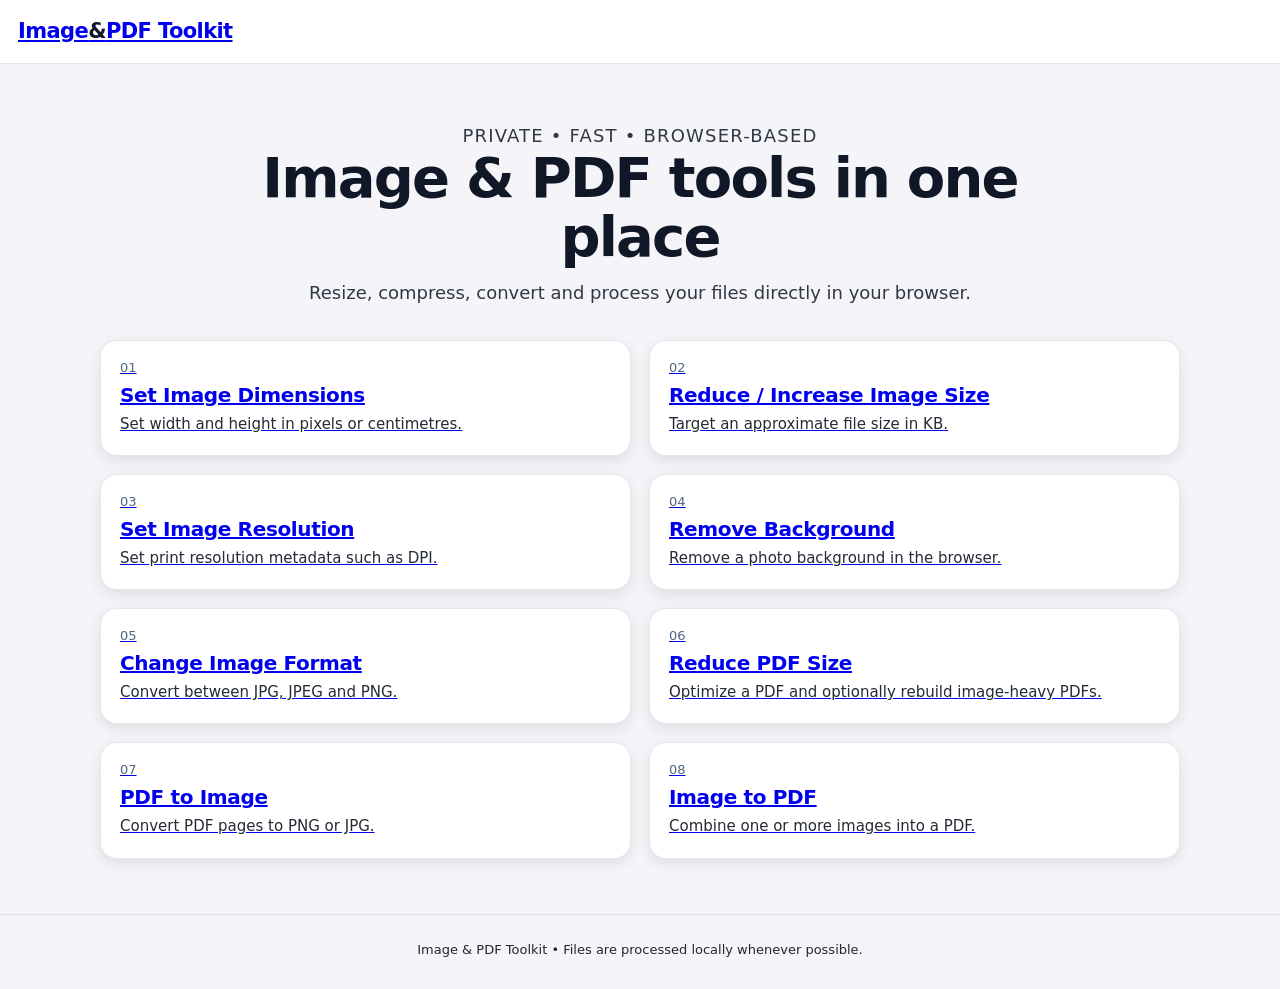
<file: index.html>
<!DOCTYPE html>
<html lang="en">
<head>
  <meta charset="UTF-8">
  <meta name="viewport" content="width=device-width, initial-scale=1.0">
  <title>Image & PDF Toolkit</title>
  <link rel="stylesheet" href="css/style.css">
</head>
<body>
<header class="site-header">
  <a class="brand" href="index.html">Image<span>&</span>PDF Toolkit</a>
</header>
<main class="container">
  <section class="hero">
    <p class="eyebrow">PRIVATE • FAST • BROWSER-BASED</p>
    <h1>Image & PDF tools in one place</h1>
    <p>Resize, compress, convert and process your files directly in your browser.</p>
  </section>
  <section class="tool-grid">
    <a class="tool-card" href="image-dimensions.html"><b>01</b><h2>Set Image Dimensions</h2><p>Set width and height in pixels or centimetres.</p></a>
    <a class="tool-card" href="image-size.html"><b>02</b><h2>Reduce / Increase Image Size</h2><p>Target an approximate file size in KB.</p></a>
    <a class="tool-card" href="image-resolution.html"><b>03</b><h2>Set Image Resolution</h2><p>Set print resolution metadata such as DPI.</p></a>
    <a class="tool-card" href="remove-background.html"><b>04</b><h2>Remove Background</h2><p>Remove a photo background in the browser.</p></a>
    <a class="tool-card" href="image-format.html"><b>05</b><h2>Change Image Format</h2><p>Convert between JPG, JPEG and PNG.</p></a>
    <a class="tool-card" href="pdf-compress.html"><b>06</b><h2>Reduce PDF Size</h2><p>Optimize a PDF and optionally rebuild image-heavy PDFs.</p></a>
    <a class="tool-card" href="pdf-to-image.html"><b>07</b><h2>PDF to Image</h2><p>Convert PDF pages to PNG or JPG.</p></a>
    <a class="tool-card" href="image-to-pdf.html"><b>08</b><h2>Image to PDF</h2><p>Combine one or more images into a PDF.</p></a>
  </section>
</main>
<footer>Image & PDF Toolkit • Files are processed locally whenever possible.</footer>
</body>
</html>
</file>
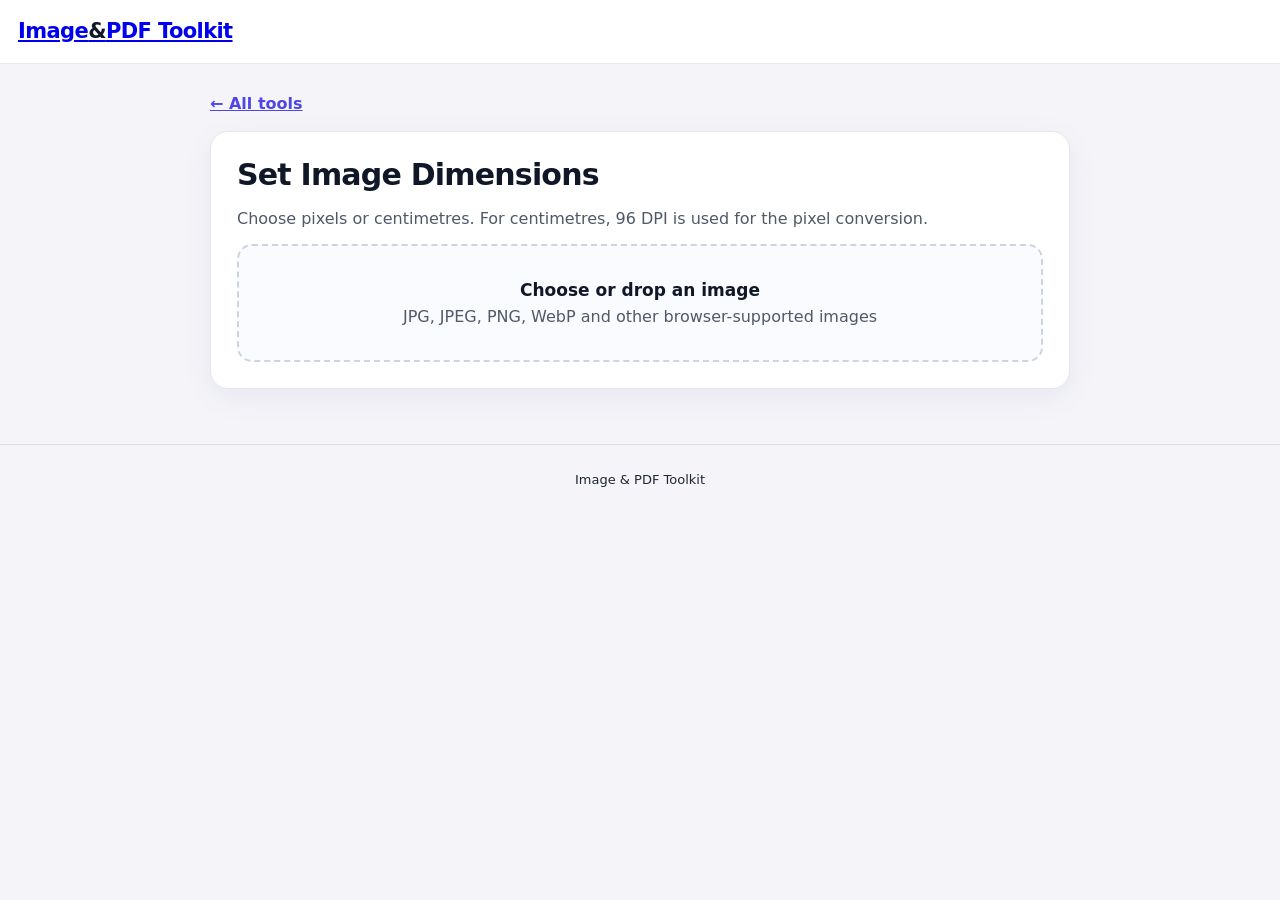
<file: image-dimensions.html>
<!DOCTYPE html>
<html lang="en"><head><meta charset="UTF-8"><meta name="viewport" content="width=device-width,initial-scale=1.0">
<title>Set Image Dimensions</title><link rel="stylesheet" href="css/style.css"></head>
<body><header class="site-header"><a class="brand" href="index.html">Image<span>&</span>PDF Toolkit</a></header>
<main class="container tool-page"><a class="back" href="index.html">← All tools</a>
<section class="panel"><h1>Set Image Dimensions</h1><p class="muted">Choose pixels or centimetres. For centimetres, 96 DPI is used for the pixel conversion.</p>
<label class="dropzone" id="drop"><input id="file" type="file" accept="image/*"><strong>Choose or drop an image</strong><span class="muted">JPG, JPEG, PNG, WebP and other browser-supported images</span></label>
<div id="controls" class="hidden"><div class="controls"><div class="field"><label>Unit</label><select id="unit"><option value="px">Pixels</option><option value="cm">Centimetres</option></select></div><div class="field"><label>Width</label><input id="w" type="number" min="1"></div><div class="field"><label>Height</label><input id="h" type="number" min="1"></div></div>
<label class="check"><input id="lock" type="checkbox" checked> Keep aspect ratio</label><div class="actions"><button class="btn" id="go">Resize & Download</button></div></div>
<img id="preview" class="preview hidden"><div id="status"></div></section>
</main>
<footer>Image & PDF Toolkit</footer><script type="module" src="js/features/dimensions.js"></script></body></html>
</file>
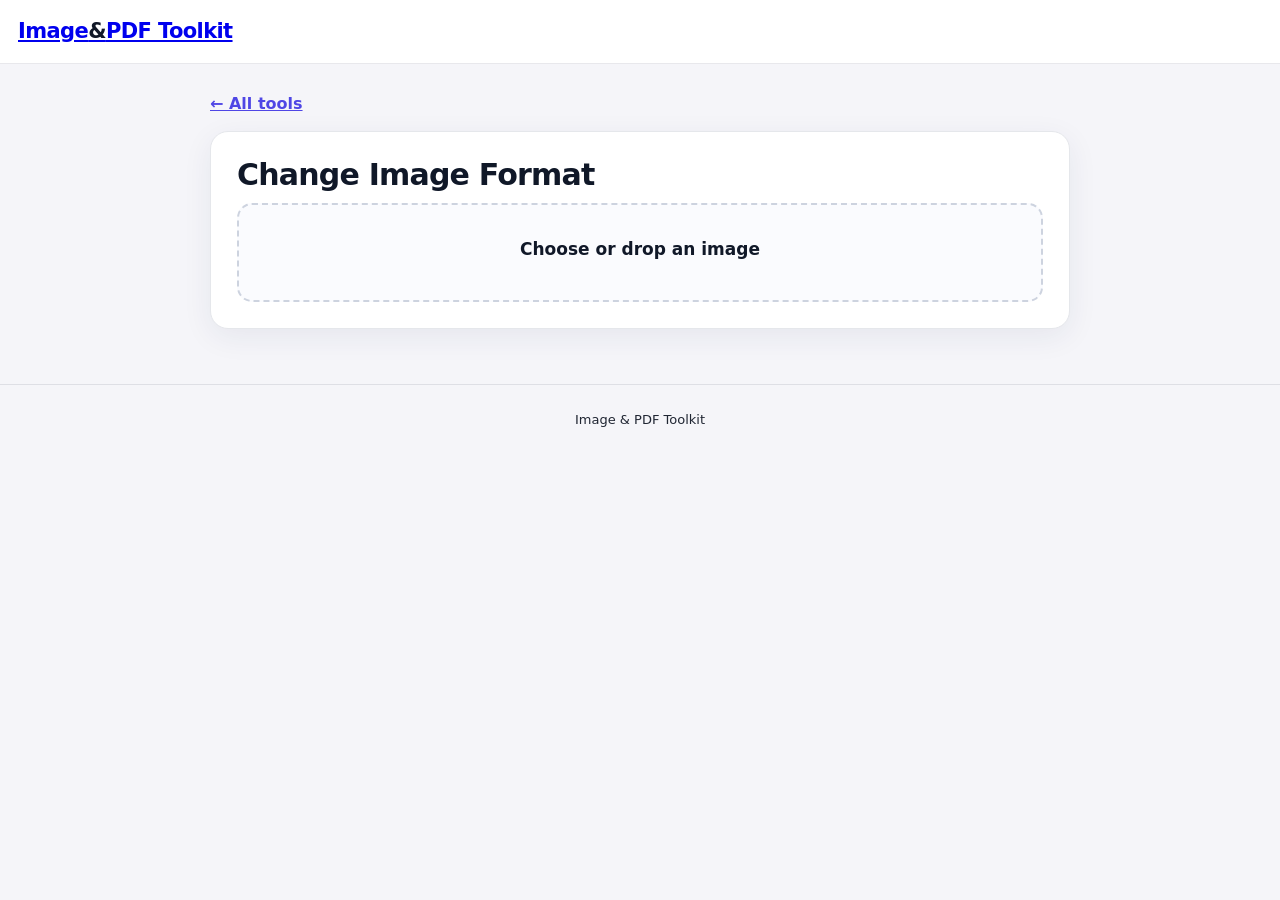
<file: image-format.html>
<!DOCTYPE html>
<html lang="en"><head><meta charset="UTF-8"><meta name="viewport" content="width=device-width,initial-scale=1.0">
<title>Image Format</title><link rel="stylesheet" href="css/style.css"></head>
<body><header class="site-header"><a class="brand" href="index.html">Image<span>&</span>PDF Toolkit</a></header>
<main class="container tool-page"><a class="back" href="index.html">← All tools</a>
<section class="panel"><h1>Change Image Format</h1><label class="dropzone" id="drop"><input id="file" type="file" accept="image/*"><strong>Choose or drop an image</strong></label>
<div id="controls" class="hidden"><div class="controls"><div class="field"><label>Output</label><select id="format"><option value="image/jpeg">JPG</option><option value="image/jpeg">JPEG</option><option value="image/png">PNG</option></select></div><div class="field" id="qualityBox"><label>JPEG quality</label><input id="quality" type="range" min=".1" max="1" step=".05" value=".92"><span id="qv">92%</span></div></div><button class="btn" id="go">Convert & Download</button></div><img id="preview" class="preview hidden"><div id="status"></div></section>
</main>
<footer>Image & PDF Toolkit</footer><script type="module" src="js/features/image-format.js"></script></body></html>
</file>
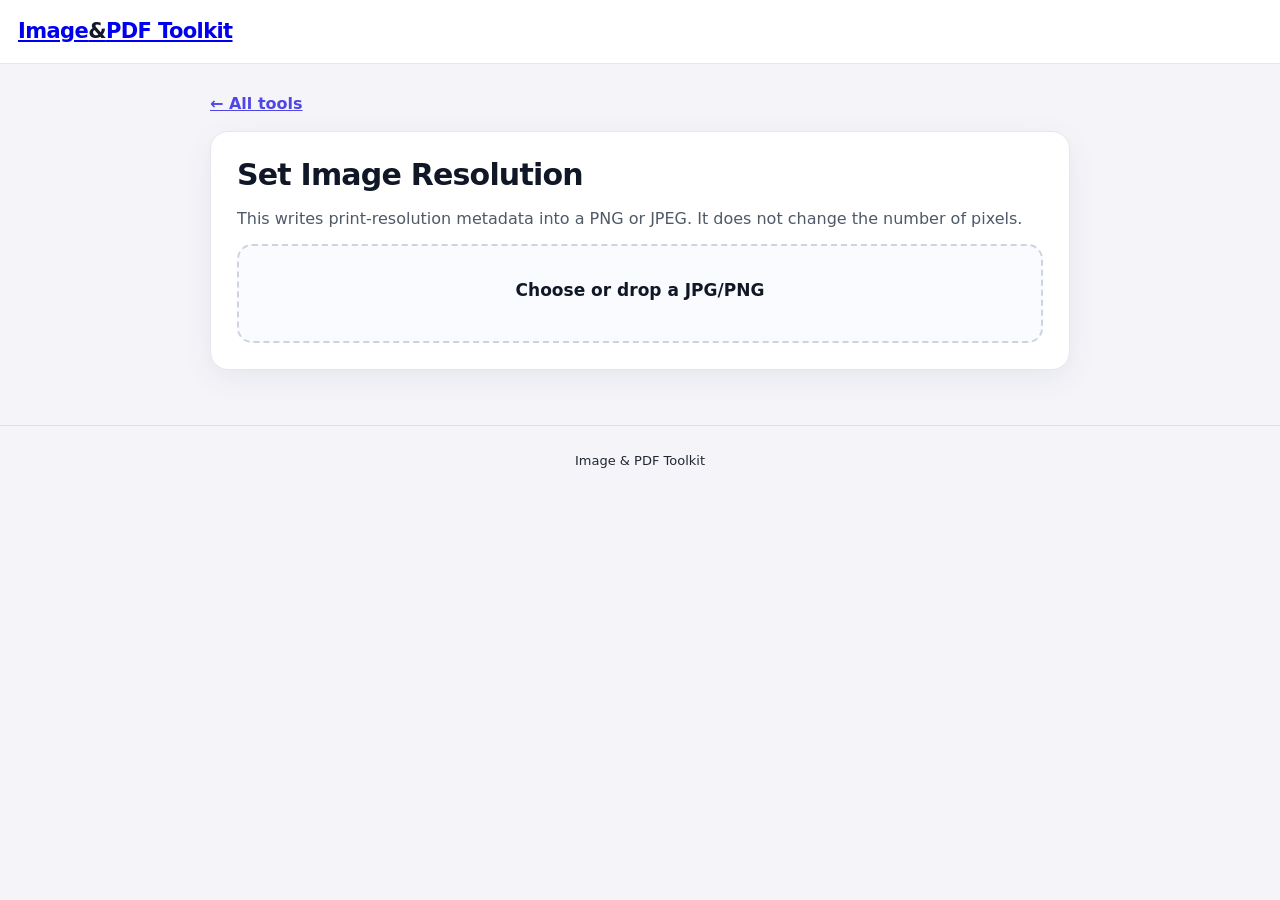
<file: image-resolution.html>
<!DOCTYPE html>
<html lang="en"><head><meta charset="UTF-8"><meta name="viewport" content="width=device-width,initial-scale=1.0">
<title>Image Resolution</title><link rel="stylesheet" href="css/style.css"></head>
<body><header class="site-header"><a class="brand" href="index.html">Image<span>&</span>PDF Toolkit</a></header>
<main class="container tool-page"><a class="back" href="index.html">← All tools</a>
<section class="panel"><h1>Set Image Resolution</h1><p class="muted">This writes print-resolution metadata into a PNG or JPEG. It does not change the number of pixels.</p>
<label class="dropzone" id="drop"><input id="file" type="file" accept="image/png,image/jpeg"><strong>Choose or drop a JPG/PNG</strong></label>
<div id="controls" class="hidden"><div class="controls"><div class="field"><label>Resolution (DPI)</label><input id="dpi" type="number" min="1" value="300"></div><div class="field"><label>Output format</label><select id="format"><option value="jpeg">JPEG</option><option value="png">PNG</option></select></div></div><button class="btn" id="go">Set Resolution</button></div>
<img id="preview" class="preview hidden"><div id="status"></div></section>
</main>
<footer>Image & PDF Toolkit</footer><script type="module" src="js/features/image-resolution.js"></script></body></html>
</file>
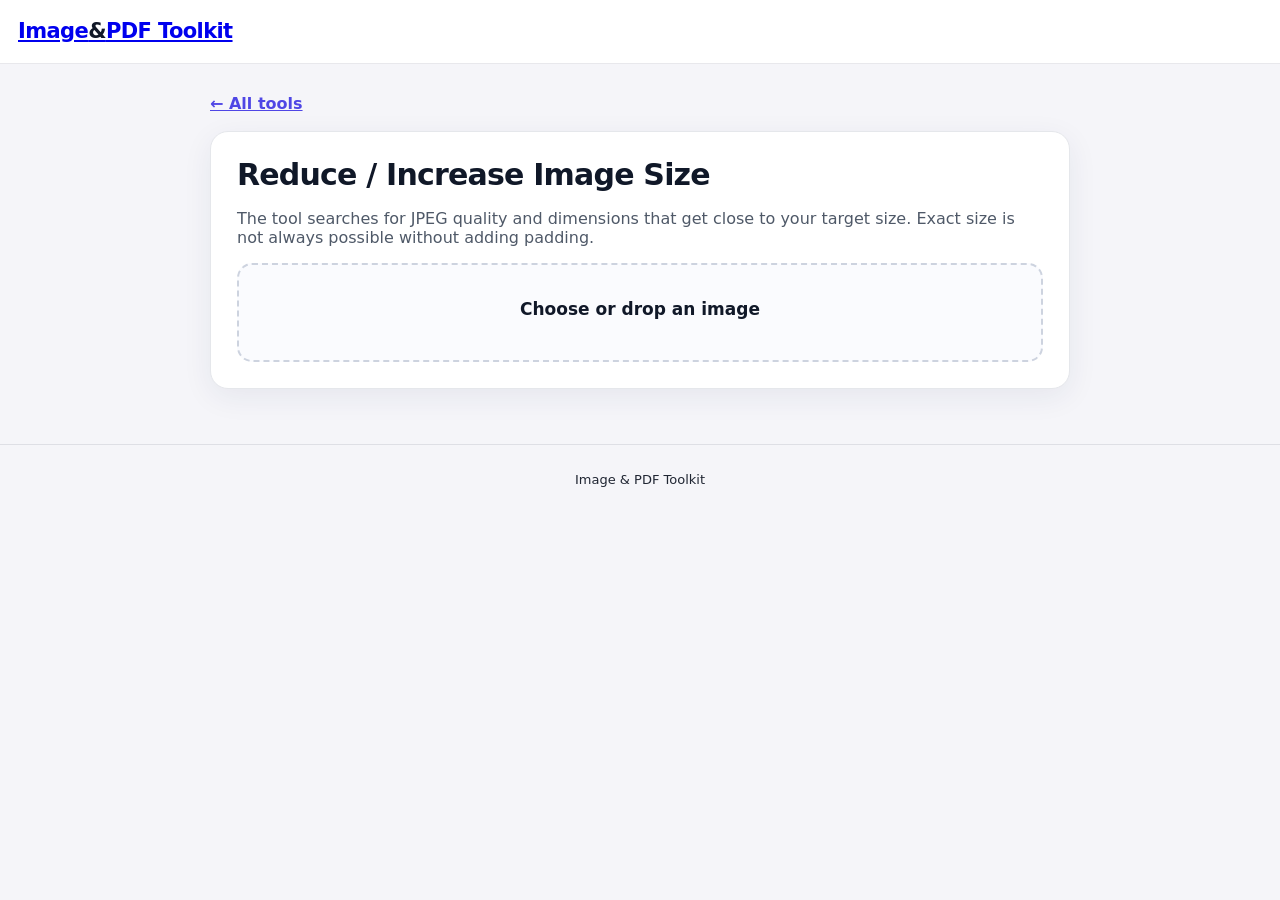
<file: image-size.html>
<!DOCTYPE html>
<html lang="en"><head><meta charset="UTF-8"><meta name="viewport" content="width=device-width,initial-scale=1.0">
<title>Image Size</title><link rel="stylesheet" href="css/style.css"></head>
<body><header class="site-header"><a class="brand" href="index.html">Image<span>&</span>PDF Toolkit</a></header>
<main class="container tool-page"><a class="back" href="index.html">← All tools</a>
<section class="panel"><h1>Reduce / Increase Image Size</h1><p class="muted">The tool searches for JPEG quality and dimensions that get close to your target size. Exact size is not always possible without adding padding.</p>
<label class="dropzone" id="drop"><input id="file" type="file" accept="image/*"><strong>Choose or drop an image</strong></label>
<div id="controls" class="hidden"><div class="controls"><div class="field"><label>Target size (KB)</label><input id="target" type="number" min="1" value="100"></div><div class="field"><label>Format</label><select id="format"><option value="image/jpeg">JPG / JPEG</option><option value="image/png">PNG</option></select></div></div><button class="btn" id="go">Create Target Size</button></div>
<img id="preview" class="preview hidden"><div id="status"></div></section>
</main>
<footer>Image & PDF Toolkit</footer><script type="module" src="js/features/image-size.js"></script></body></html>
</file>
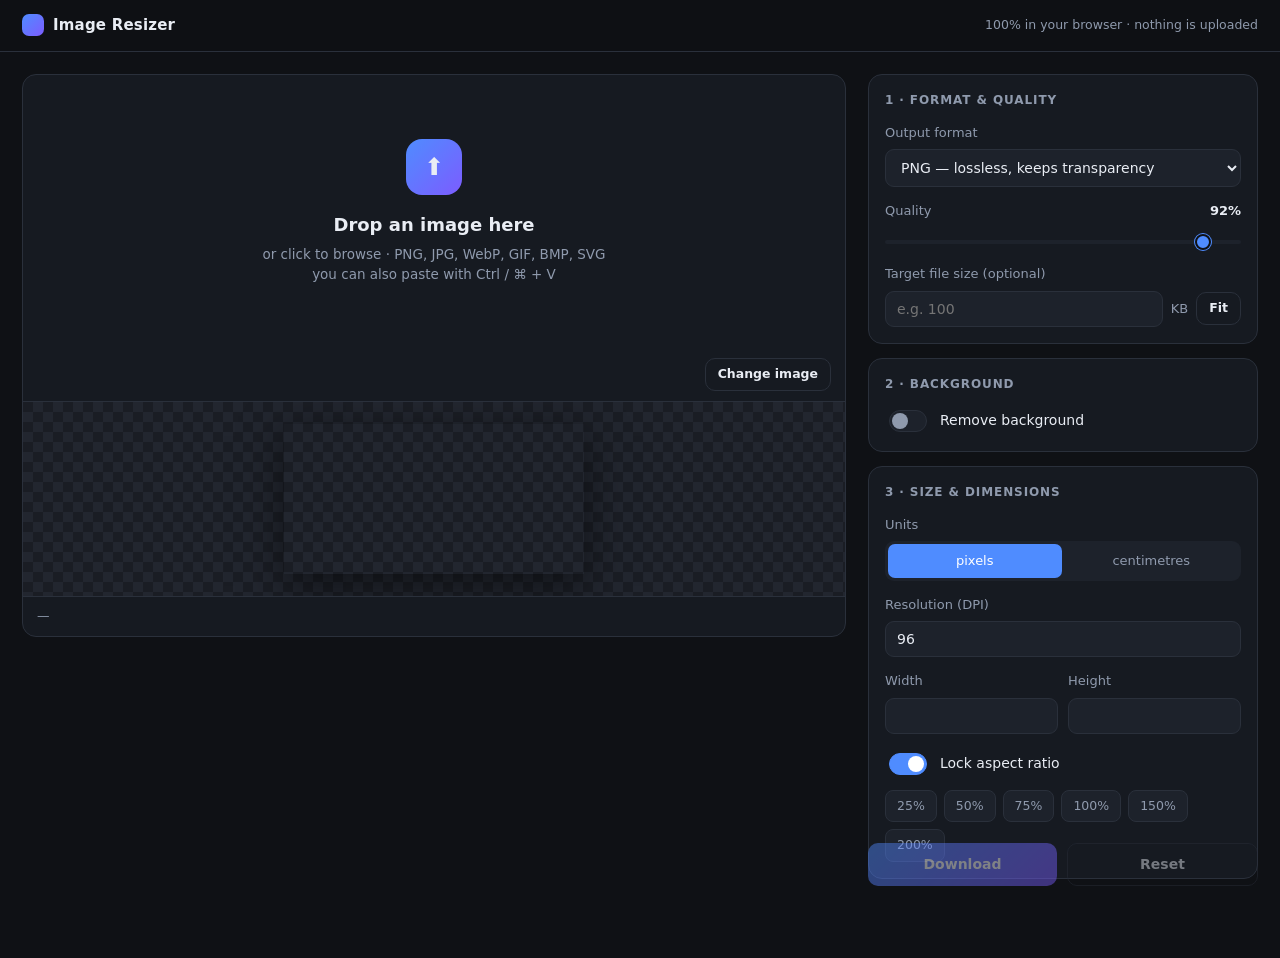
<file: index_old.html>
<!DOCTYPE html>
<html lang="en">
<head>
<meta charset="utf-8">
<meta name="viewport" content="width=device-width, initial-scale=1">
<title>AK Image Resizer</title>
<style>
  :root{
    --bg:#0f1115; --panel:#161a21; --panel2:#1d222b; --line:#2a303b;
    --txt:#e9edf4; --muted:#8f9aad; --accent:#4f8cff; --accent2:#7c5cff;
    --ok:#2ecc71; --warn:#ffb020; --radius:14px;
  }
  *{box-sizing:border-box}
  html,body{height:100%}
  body{
    margin:0; background:var(--bg); color:var(--txt);
    font:15px/1.5 system-ui,-apple-system,"Segoe UI",Roboto,sans-serif;
    -webkit-font-smoothing:antialiased;
  }
  /* ---------- top bar ---------- */
  header{
    display:flex; align-items:center; justify-content:space-between;
    padding:14px 22px; border-bottom:1px solid var(--line);
    position:sticky; top:0; background:rgba(15,17,21,.85);
    backdrop-filter:blur(12px); z-index:20;
  }
  .brand{font-weight:700; letter-spacing:.2px; display:flex; align-items:center; gap:9px}
  .brand .dot{
    width:22px;height:22px;border-radius:7px;
    background:linear-gradient(135deg,var(--accent),var(--accent2));
  }
  header small{color:var(--muted); font-weight:400}

  /* ---------- layout ---------- */
  .layout{
    display:grid; grid-template-columns:minmax(0,1fr) 390px;
    gap:22px; padding:22px; align-items:start; max-width:1500px; margin:0 auto;
  }
  @media (max-width:1000px){ .layout{grid-template-columns:1fr; padding:14px; gap:14px} }

  /* ---------- stage ---------- */
  .stage{
    background:var(--panel); border:1px solid var(--line);
    border-radius:var(--radius); overflow:hidden; min-height:420px;
    display:flex; flex-direction:column;
  }
  .dropzone{
    flex:1; display:grid; place-items:center; text-align:center;
    padding:48px 24px; cursor:pointer; transition:.18s;
    border:2px dashed transparent; margin:14px; border-radius:12px;
  }
  .dropzone:hover, .dropzone.over{border-color:var(--accent); background:rgba(79,140,255,.06)}
  .dz-icon{
    width:56px;height:56px;margin:0 auto 16px;border-radius:16px;
    display:grid;place-items:center;font-size:24px;
    background:linear-gradient(135deg,var(--accent),var(--accent2));
  }
  .dropzone h3{margin:0 0 6px; font-size:18px}
  .dropzone p{margin:0; color:var(--muted); font-size:13.5px}

  .workspace{display:flex; flex-direction:column; flex:1; min-height:0}
  .ws-bar{
    display:flex; align-items:center; justify-content:space-between; gap:12px;
    padding:10px 14px; border-bottom:1px solid var(--line); font-size:13px;
  }
  .fname{color:var(--muted); overflow:hidden; text-overflow:ellipsis; white-space:nowrap}
  .canvas-wrap{
    flex:1; display:grid; place-items:center; padding:22px; overflow:auto;
    background-color:#1a1d24;
    background-image:
      linear-gradient(45deg,#22262f 25%,transparent 25%),
      linear-gradient(-45deg,#22262f 25%,transparent 25%),
      linear-gradient(45deg,transparent 75%,#22262f 75%),
      linear-gradient(-45deg,transparent 75%,#22262f 75%);
    background-size:20px 20px;
    background-position:0 0,0 10px,10px -10px,-10px 0;
  }
  canvas#out{
    max-width:100%; max-height:62vh;
    box-shadow:0 12px 40px rgba(0,0,0,.5);
    image-rendering:auto;
  }
  .readout{
    padding:10px 14px; border-top:1px solid var(--line);
    font-size:12.5px; color:var(--muted); font-variant-numeric:tabular-nums;
  }
  .readout b{color:var(--txt); font-weight:600}

  /* ---------- panel ---------- */
  .panel{display:flex; flex-direction:column; gap:14px}
  .card{
    background:var(--panel); border:1px solid var(--line);
    border-radius:var(--radius); padding:16px;
  }
  .card h2{
    margin:0 0 14px; font-size:12px; text-transform:uppercase;
    letter-spacing:.9px; color:var(--muted); font-weight:600;
  }
  .field{display:block; margin-bottom:14px}
  .field:last-child{margin-bottom:0}
  .field > span{
    display:flex; justify-content:space-between; align-items:center;
    font-size:13px; color:var(--muted); margin-bottom:7px;
  }
  .field > span b{color:var(--txt); font-weight:600; font-variant-numeric:tabular-nums}

  select, input[type=number]{
    width:100%; padding:9px 11px; border-radius:9px;
    background:var(--panel2); border:1px solid var(--line); color:var(--txt);
    font-size:14px; font-family:inherit; outline:none; transition:.15s;
  }
  select:focus, input[type=number]:focus{border-color:var(--accent)}
  input[type=number]{font-variant-numeric:tabular-nums}

  input[type=range]{
    -webkit-appearance:none; width:100%; height:4px; border-radius:4px;
    background:var(--panel2); outline:none; margin:6px 0;
  }
  input[type=range]::-webkit-slider-thumb{
    -webkit-appearance:none; width:16px;height:16px;border-radius:50%;
    background:var(--accent); cursor:pointer; border:2px solid #0f1115;
    box-shadow:0 0 0 1px var(--accent);
  }
  input[type=range]::-moz-range-thumb{
    width:14px;height:14px;border-radius:50%;background:var(--accent);
    cursor:pointer;border:2px solid #0f1115;
  }

  .switch{display:flex; align-items:center; gap:10px; cursor:pointer; font-size:14px; user-select:none}
  .switch input{
    -webkit-appearance:none; appearance:none; width:38px;height:22px;border-radius:99px;
    background:var(--panel2); border:1px solid var(--line); position:relative;
    cursor:pointer; transition:.18s; flex:none;
  }
  .switch input::after{
    content:''; position:absolute; top:2px; left:2px; width:16px;height:16px;
    border-radius:50%; background:var(--muted); transition:.18s;
  }
  .switch input:checked{background:var(--accent); border-color:var(--accent)}
  .switch input:checked::after{left:18px; background:#fff}

  .sub{margin-top:14px; padding-top:14px; border-top:1px dashed var(--line)}
  .grid2{display:grid; grid-template-columns:1fr 1fr; gap:10px}
  .inline{display:flex; gap:8px; align-items:center}
  .inline input{flex:1}
  .inline .unit{font-size:13px; color:var(--muted)}

  .segmented{display:flex; background:var(--panel2); border-radius:9px; padding:3px; gap:3px}
  .segmented button{
    flex:1; padding:7px; border:0; border-radius:7px; background:transparent;
    color:var(--muted); font:inherit; font-size:13px; cursor:pointer; transition:.15s;
  }
  .segmented button.active{background:var(--accent); color:#fff}

  .chips{display:flex; flex-wrap:wrap; gap:7px; margin-top:12px}
  .chips button{
    padding:6px 11px; border-radius:8px; border:1px solid var(--line);
    background:var(--panel2); color:var(--muted); font:inherit; font-size:12.5px;
    cursor:pointer; transition:.15s;
  }
  .chips button:hover{border-color:var(--accent); color:var(--txt)}

  .btn{
    padding:10px 16px; border-radius:10px; border:1px solid var(--line);
    background:var(--panel2); color:var(--txt); font:inherit; font-weight:600;
    font-size:14px; cursor:pointer; transition:.15s;
  }
  .btn:hover:not(:disabled){border-color:var(--accent)}
  .btn:disabled{opacity:.45; cursor:not-allowed}
  .btn.primary{
    background:linear-gradient(135deg,var(--accent),var(--accent2));
    border:0; color:#fff;
  }
  .btn.primary:hover:not(:disabled){filter:brightness(1.1)}
  .btn.sm{padding:6px 12px; font-size:12.5px}
  .btn.ghost{background:transparent}

  .actions{display:flex; gap:10px; position:sticky; bottom:14px}
  .actions .btn{flex:1}

  .hint{font-size:12px; color:var(--muted); margin:10px 0 0; line-height:1.55}

  /* ---------- toast ---------- */
  #toast{
    position:fixed; bottom:26px; left:50%; transform:translate(-50%,20px);
    background:var(--panel2); border:1px solid var(--line); color:var(--txt);
    padding:11px 18px; border-radius:10px; font-size:13.5px;
    opacity:0; pointer-events:none; transition:.25s; z-index:100;
    box-shadow:0 10px 40px rgba(0,0,0,.5);
  }
  #toast.show{opacity:1; transform:translate(-50%,0)}
</style>
</head>
<body>

<header>
  <div class="brand"><span class="dot"></span> Image Resizer</div>
  <small>100% in your browser · nothing is uploaded</small>
</header>

<div class="layout">

  <!-- ================= STAGE ================= -->
  <section class="stage">
    <div class="dropzone" id="dropzone">
      <div>
        <div class="dz-icon">⬆</div>
        <h3>Drop an image here</h3>
        <p>or click to browse · PNG, JPG, WebP, GIF, BMP, SVG<br>you can also paste with Ctrl / ⌘ + V</p>
      </div>
      <input type="file" id="fileInput" accept="image/*" hidden>
    </div>

    <div class="workspace" id="workspace" hidden>
      <div class="ws-bar">
        <span class="fname" id="fileName"></span>
        <button class="btn ghost sm" id="changeBtn">Change image</button>
      </div>
      <div class="canvas-wrap"><canvas id="out"></canvas></div>
      <div class="readout" id="readout">—</div>
    </div>
  </section>

  <!-- ================= PANEL ================= -->
  <aside class="panel">

    <!-- 1. FORMAT -->
    <section class="card">
      <h2>1 · Format &amp; quality</h2>

      <label class="field">
        <span>Output format</span>
        <select id="format">
          <option value="png">PNG — lossless, keeps transparency</option>
          <option value="jpeg">JPG — smallest, no transparency</option>
          <option value="webp">WebP — modern, small + transparent</option>
        </select>
      </label>

      <label class="field" id="qualityField">
        <span>Quality <b id="qualityVal">92%</b></span>
        <input type="range" id="quality" min="10" max="100" value="92">
      </label>

      <label class="field">
        <span>Target file size (optional)</span>
        <div class="inline">
          <input type="number" id="targetKB" min="1" placeholder="e.g. 100">
          <span class="unit">KB</span>
          <button class="btn ghost sm" id="fitBtn">Fit</button>
        </div>
      </label>
    </section>

    <!-- 2. BACKGROUND -->
    <section class="card">
      <h2>2 · Background</h2>

      <label class="switch">
        <input type="checkbox" id="removeBg">
        <span>Remove background</span>
      </label>

      <div class="sub" id="bgOpts" hidden>
        <label class="field">
          <span>Tolerance <b id="tolVal">35</b></span>
          <input type="range" id="tolerance" min="1" max="150" value="35">
        </label>
        <label class="field">
          <span>Edge softness <b id="featherVal">1</b></span>
          <input type="range" id="feather" min="0" max="4" value="1">
        </label>
        <p class="hint">
          Floods inward from the edges and erases everything similar to the border
          colour. Perfect for signatures, scans and product shots on a flat
          background. Raise the tolerance if leftovers remain; lower it if parts of
          the subject disappear.
        </p>
      </div>
    </section>

    <!-- 3. DIMENSIONS -->
    <section class="card">
      <h2>3 · Size &amp; dimensions</h2>

      <div class="field">
        <span>Units</span>
        <div class="segmented" id="unitSeg">
          <button data-unit="px" class="active">pixels</button>
          <button data-unit="cm">centimetres</button>
        </div>
      </div>

      <label class="field" id="dpiField" hidden>
        <span>Resolution (DPI)</span>
        <input type="number" id="dpi" value="96" min="1" max="1200">
      </label>

      <div class="grid2">
        <label class="field">
          <span>Width</span>
          <input type="number" id="wIn" min="1">
        </label>
        <label class="field">
          <span>Height</span>
          <input type="number" id="hIn" min="1">
        </label>
      </div>

      <label class="switch" style="margin-top:2px">
        <input type="checkbox" id="lockAspect" checked>
        <span>Lock aspect ratio</span>
      </label>

      <div class="chips" id="scaleChips">
        <button data-scale="0.25">25%</button>
        <button data-scale="0.5">50%</button>
        <button data-scale="0.75">75%</button>
        <button data-scale="1">100%</button>
        <button data-scale="1.5">150%</button>
        <button data-scale="2">200%</button>
      </div>
    </section>

    <div class="actions">
      <button class="btn primary" id="downloadBtn" disabled>Download</button>
      <button class="btn ghost" id="resetBtn" disabled>Reset</button>
    </div>
  </aside>
</div>

<div id="toast"></div>

<script>
(() => {
'use strict';

/* ============================================================
   ELEMENTS
   ============================================================ */
const $ = id => document.getElementById(id);
const dropzone = $('dropzone'), fileInput = $('fileInput'),
      workspace = $('workspace'), out = $('out'),
      fileNameEl = $('fileName'), readout = $('readout'),
      formatEl = $('format'), qualityEl = $('quality'), qualityVal = $('qualityVal'),
      qualityField = $('qualityField'), targetKB = $('targetKB'), fitBtn = $('fitBtn'),
      removeBgEl = $('removeBg'), bgOpts = $('bgOpts'),
      tolEl = $('tolerance'), tolVal = $('tolVal'),
      featherEl = $('feather'), featherVal = $('featherVal'),
      unitSeg = $('unitSeg'), dpiField = $('dpiField'), dpiEl = $('dpi'),
      wIn = $('wIn'), hIn = $('hIn'), lockAspect = $('lockAspect'),
      scaleChips = $('scaleChips'),
      downloadBtn = $('downloadBtn'), resetBtn = $('resetBtn'),
      changeBtn = $('changeBtn'), toastEl = $('toast');

const ctx = out.getContext('2d');

/* ============================================================
   STATE
   ============================================================ */
const FORMATS = {
  png:  { mime:'image/png',  ext:'png',  lossy:false },
  jpeg: { mime:'image/jpeg', ext:'jpg',  lossy:true  },
  webp: { mime:'image/webp', ext:'webp', lossy:true  },
};

const state = {
  src: null,            // canvas holding the untouched original
  natW: 0, natH: 0,     // natural size
  outW: 0, outH: 0,     // output size in px
  unit: 'px',
  dpi: 96,
  format: 'png',
  quality: 0.92,
  removeBg: false,
  tolerance: 35,
  feather: 1,
  name: 'image',
};

let bgCache = { key: '', canvas: null };
let exportTimer = null;
let lastUrl = null;

/* ============================================================
   HELPERS
   ============================================================ */
const clamp = (v, a, b) => Math.min(b, Math.max(a, v));

function toast(msg, ms = 2600){
  toastEl.textContent = msg;
  toastEl.classList.add('show');
  clearTimeout(toast._t);
  toast._t = setTimeout(() => toastEl.classList.remove('show'), ms);
}

function formatBytes(b){
  if (b < 1024) return b + ' B';
  if (b < 1048576) return (b / 1024).toFixed(1) + ' KB';
  return (b / 1048576).toFixed(2) + ' MB';
}

const pxToUnit = px => state.unit === 'px' ? px : (px / state.dpi * 2.54);
const unitToPx = v  => state.unit === 'px' ? v  : (v / 2.54 * state.dpi);

/* ============================================================
   BACKGROUND REMOVAL
   Flood-fill from every border pixel + edge feathering.
   ============================================================ */
function blurMask(mask, w, h, radius){
  const r = Math.max(1, Math.round(radius));
  const win = r * 2 + 1;
  const a = new Uint8Array(mask);
  const b = new Uint8Array(w * h);

  // horizontal
  for (let y = 0; y < h; y++){
    const off = y * w;
    let sum = 0;
    for (let k = -r; k <= r; k++) sum += a[off + clamp(k, 0, w - 1)];
    for (let x = 0; x < w; x++){
      b[off + x] = sum / win;
      sum += a[off + clamp(x + r + 1, 0, w - 1)] - a[off + clamp(x - r, 0, w - 1)];
    }
  }
  // vertical (b -> a)
  for (let x = 0; x < w; x++){
    let sum = 0;
    for (let k = -r; k <= r; k++) sum += b[clamp(k, 0, h - 1) * w + x];
    for (let y = 0; y < h; y++){
      a[y * w + x] = sum / win;
      sum += b[clamp(y + r + 1, 0, h - 1) * w + x] - b[clamp(y - r, 0, h - 1) * w + x];
    }
  }
  return a;
}

function removeBackground(srcCanvas, tolerance, feather){
  const w = srcCanvas.width, h = srcCanvas.height;

  const c = document.createElement('canvas');
  c.width = w; c.height = h;
  const cctx = c.getContext('2d', { willReadFrequently: true });
  cctx.drawImage(srcCanvas, 0, 0);

  const img = cctx.getImageData(0, 0, w, h);
  const d = img.data;

  /* --- reference colour = average of the border --- */
  let R = 0, G = 0, B = 0, n = 0;
  const addRef = (x, y) => {
    const i = (y * w + x) * 4;
    if (d[i + 3] < 8) return;            // ignore already-transparent pixels
    R += d[i]; G += d[i + 1]; B += d[i + 2]; n++;
  };
  for (let x = 0; x < w; x++){ addRef(x, 0); addRef(x, h - 1); }
  for (let y = 0; y < h; y++){ addRef(0, y); addRef(w - 1, y); }
  if (n === 0){ R = G = B = 255; } else { R /= n; G /= n; B /= n; }

  /* --- flood fill --- */
  const T2 = tolerance * tolerance;
  const mask = new Uint8Array(w * h);     // 255 = background
  const stack = new Int32Array(w * h);
  let sp = 0;

  const visit = (idx) => {
    if (mask[idx]) return;
    const i = idx * 4;
    if (d[i + 3] < 8){ mask[idx] = 255; stack[sp++] = idx; return; }
    const dr = d[i] - R, dg = d[i + 1] - G, db = d[i + 2] - B;
    if (dr * dr + dg * dg + db * db <= T2){
      mask[idx] = 255;
      stack[sp++] = idx;
    }
  };

  for (let x = 0; x < w; x++){ visit(x); visit((h - 1) * w + x); }
  for (let y = 0; y < h; y++){ visit(y * w); visit(y * w + w - 1); }

  while (sp > 0){
    const idx = stack[--sp];
    const x = idx % w;
    const y = (idx - x) / w;
    if (x > 0)     visit(idx - 1);
    if (x < w - 1) visit(idx + 1);
    if (y > 0)     visit(idx - w);
    if (y < h - 1) visit(idx + w);
  }

  /* --- feather + apply --- */
  const m = feather > 0 ? blurMask(mask, w, h, feather) : mask;
  for (let i = 0, p = 0; i < w * h; i++, p += 4){
    d[p + 3] = (d[p + 3] * (255 - m[i])) / 255;
  }

  cctx.putImageData(img, 0, 0);
  return c;
}

/* ============================================================
   RENDER PIPELINE
   ============================================================ */
function getBaseCanvas(){
  if (!state.removeBg) return state.src;

  const key = `${state.tolerance}|${state.feather}|${state.natW}x${state.natH}`;
  if (bgCache.key !== key){
    bgCache.canvas = removeBackground(state.src, state.tolerance, state.feather);
    bgCache.key = key;
  }
  return bgCache.canvas;
}

function render(){
  if (!state.src) return;

  const w = Math.max(1, Math.round(state.outW));
  const h = Math.max(1, Math.round(state.outH));

  if (out.width !== w)  out.width = w;
  if (out.height !== h) out.height = h;

  ctx.clearRect(0, 0, w, h);
  if (state.format === 'jpeg'){          // JPEG has no alpha channel
    ctx.fillStyle = '#ffffff';
    ctx.fillRect(0, 0, w, h);
  }
  ctx.imageSmoothingEnabled = true;
  ctx.imageSmoothingQuality = 'high';
  ctx.drawImage(getBaseCanvas(), 0, 0, w, h);

  updateReadout();
  scheduleExport();
}

function updateReadout(size){
  const cmW = (state.outW / state.dpi * 2.54).toFixed(2);
  const cmH = (state.outH / state.dpi * 2.54).toFixed(2);
  readout.innerHTML =
    `<b>${Math.round(state.outW)} × ${Math.round(state.outH)} px</b>` +
    ` · ${cmW} × ${cmH} cm @ ${state.dpi} DPI` +
    ` · ${state.format.toUpperCase()}` +
    (size ? ` · <b>${formatBytes(size)}</b>` : ' · …');
}

/* ============================================================
   EXPORT
   ============================================================ */
function exportBlob(q){
  const fmt = FORMATS[state.format];
  const quality = q ?? state.quality;
  return new Promise(resolve => {
    out.toBlob(b => resolve(b), fmt.mime, fmt.lossy ? quality : undefined);
  });
}

function scheduleExport(){
  clearTimeout(exportTimer);
  exportTimer = setTimeout(async () => {
    const blob = await exportBlob();
    if (blob) updateReadout(blob.size);
  }, 260);
}

async function download(){
  const blob = await exportBlob();
  if (!blob){ toast('Export failed — try smaller dimensions.'); return; }
  const fmt = FORMATS[state.format];
  if (lastUrl) URL.revokeObjectURL(lastUrl);
  lastUrl = URL.createObjectURL(blob);
  const a = document.createElemen
</file>
<file: css/style.css>
/* =========================================================
   Image & PDF Toolkit — Mobile-first UI
   Replace ONLY: css/style.css
   ========================================================= */

:root{
  --bg:#f5f5f9;
  --card:#ffffff;
  --text:#101828;
  --muted:#4f5968;
  --primary:#4f46e5;
  --primary-dark:#3730a3;
  --border:#e5e7eb;
  --shadow:0 5px 14px rgba(16,24,40,.10);
  --danger:#dc2626;
  --success:#15803d;
}

*{
  box-sizing:border-box;
}

html{
  width:100%;
  overflow-x:hidden;
  -webkit-text-size-adjust:100%;
}

body{
  margin:0;
  width:100%;
  min-width:0;
  overflow-x:hidden;
  font-family:Inter,system-ui,-apple-system,BlinkMacSystemFont,"Segoe UI",Roboto,Arial,sans-serif;
  background:var(--bg);
  color:var(--text);
}

/* ---------- Header ---------- */

.site-header{
  width:100%;
  height:64px;
  background:#fff;
  border-bottom:1px solid #e8e8ec;
  display:flex;
  align-items:center;
  padding:0 18px;
  position:sticky;
  top:0;
  z-index:20;
}

.brand{
  display:inline-block;
  font-size:21px;
  line-height:1;
  font-weight:800;
  letter-spacing:-.6px;
  white-space:nowrap;
}

.brand span{
  color:#111827;
}

/* ---------- Home page ---------- */

.container{
  width:100%;
  max-width:1120px;
  margin:0 auto;
  padding:30px 20px 55px;
}

.hero{
  text-align:center;
  padding:28px 10px 34px;
}

.eyebrow{
  margin:0 0 10px;
  font-size:15px;
  line-height:1.4;
  letter-spacing:1.2px;
  text-transform:none;
  color:#3f3f46;
  font-weight:500;
}

.hero h1{
  margin:0 auto 12px;
  max-width:850px;
  font-size:clamp(34px,5vw,56px);
  line-height:1.05;
  letter-spacing:-1.8px;
  font-weight:800;
}

.hero p{
  max-width:680px;
  margin:0 auto;
  color:#303846;
  font-size:18px;
  line-height:1.5;
}

/* Exactly two cards on tablet/mobile, like the reference design */
.tool-grid{
  width:100%;
  display:grid;
  grid-template-columns:repeat(2,minmax(0,1fr));
  gap:18px;
}

.tool-card{
  min-width:0;
  display:block;
  background:var(--card);
  border:1px solid #e5e7eb;
  border-radius:17px;
  padding:20px 19px;
  box-shadow:var(--shadow);
  transition:transform .18s ease,box-shadow .18s ease,border-color .18s ease;
}

.tool-card:hover{
  transform:translateY(-2px);
  border-color:#c7c9ff;
  box-shadow:0 9px 24px rgba(16,24,40,.13);
}

.tool-card b{
  display:block;
  margin-bottom:9px;
  color:#4f6685;
  font-size:13px;
  line-height:1;
  font-weight:500;
}

.tool-card h2{
  margin:0 0 7px;
  font-size:20px;
  line-height:1.2;
  letter-spacing:-.35px;
  font-weight:750;
}

.tool-card p{
  margin:0;
  color:#252b35;
  font-size:15px;
  line-height:1.42;
}

/* ---------- Footer ---------- */

footer{
  width:100%;
  border-top:1px solid #dedfe5;
  background:#f5f5f9;
  text-align:center;
  color:#202633;
  padding:25px 18px 30px;
  font-size:13px;
  line-height:1.5;
}

footer::after{
  content:"";
  display:block;
}

/* ---------- Tool pages ---------- */

.tool-page{
  max-width:900px;
}

.back{
  display:inline-block;
  margin:0 0 18px;
  color:var(--primary);
  font-weight:700;
}

.panel{
  background:#fff;
  border:1px solid var(--border);
  border-radius:18px;
  padding:26px;
  box-shadow:0 8px 30px rgba(27,37,90,.07);
}

.panel h1{
  margin:0 0 10px;
  font-size:30px;
  line-height:1.15;
  letter-spacing:-.8px;
}

.dropzone{
  display:block;
  width:100%;
  border:2px dashed #cdd3df;
  border-radius:15px;
  padding:34px 18px;
  text-align:center;
  cursor:pointer;
  background:#fafbfe;
}

.dropzone:hover,
.dropzone.drag{
  border-color:var(--primary);
  background:#f7f7ff;
}

.dropzone input{
  display:none;
}

.dropzone strong{
  display:block;
  margin-bottom:7px;
  font-size:17px;
}

.muted{
  color:var(--muted);
}

.controls{
  display:grid;
  grid-template-columns:repeat(auto-fit,minmax(180px,1fr));
  gap:15px;
  margin:21px 0;
}

.field label{
  display:block;
  margin-bottom:7px;
  font-size:13px;
  font-weight:700;
}

.field input,
.field select{
  width:100%;
  min-height:44px;
  padding:10px 12px;
  border:1px solid #d6dbe5;
  border-radius:10px;
  font:inherit;
  background:#fff;
  color:var(--text);
}

.check{
  display:flex;
  gap:8px;
  align-items:center;
  margin:10px 0;
}

.actions{
  display:flex;
  gap:10px;
  flex-wrap:wrap;
  margin-top:18px;
}

.btn{
  display:inline-flex;
  align-items:center;
  justify-content:center;
  min-height:44px;
  border:0;
  border-radius:10px;
  padding:11px 18px;
  background:var(--primary);
  color:#fff;
  font-weight:800;
  cursor:pointer;
}

.btn.secondary{
  background:#eef0ff;
  color:var(--primary-dark);
}

.btn:disabled{
  opacity:.5;
  cursor:not-allowed;
}

.preview{
  display:block;
  width:auto;
  max-width:100%;
  max-height:450px;
  margin:20px auto;
  border-radius:12px;
}

.status{
  margin-top:18px;
  padding:12px;
  border-radius:10px;
  background:#f1f5f9;
  color:#475569;
}

.status.error{
  background:#fef2f2;
  color:var(--danger);
}

.status.success{
  background:#f0fdf4;
  color:var(--success);
}

.result-grid{
  display:grid;
  grid-template-columns:repeat(auto-fill,minmax(170px,1fr));
  gap:15px;
  margin-top:20px;
}

.result-item{
  border:1px solid var(--border);
  border-radius:12px;
  padding:10px;
  background:#fff;
}

.result-item img{
  width:100%;
  height:150px;
  object-fit:contain;
  background:#f5f5f5;
  border-radius:8px;
}

.result-item a{
  display:block;
  margin-top:8px;
  color:var(--primary);
  font-weight:700;
  font-size:13px;
}

canvas{
  display:block;
  max-width:100%;
  height:auto;
  border:1px solid var(--border);
  border-radius:10px;
}

.hidden{
  display:none!important;
}

/* =========================================================
   Mobile — closely follows the attached reference
   ========================================================= */

@media (max-width:600px){

  .site-header{
    height:60px;
    padding:0 16px;
  }

  .brand{
    font-size:20px;
  }

  .container{
    padding:25px 14px 42px;
  }

  .hero{
    padding:31px 5px 28px;
  }

  .eyebrow{
    font-size:14px;
    letter-spacing:1px;
    margin-bottom:10px;
  }

  .hero h1{
    font-size:34px;
    line-height:1.08;
    letter-spacing:-1.3px;
    margin-bottom:13px;
  }

  .hero p{
    font-size:16px;
    line-height:1.42;
    max-width:350px;
  }

  .tool-grid{
    grid-template-columns:repeat(2,minmax(0,1fr));
    gap:14px;
  }

  .tool-card{
    border-radius:15px;
    padding:18px 14px;
    min-height:174px;
    box-shadow:0 5px 12px rgba(16,24,40,.10);
  }

  .tool-card b{
    font-size:12px;
    margin-bottom:10px;
  }

  .tool-card h2{
    font-size:18px;
    line-height:1.18;
    letter-spacing:-.3px;
    margin-bottom:7px;
  }

  .tool-card p{
    font-size:14px;
    line-height:1.4;
  }

  footer{
    padding:22px 16px 28px;
    font-size:12px;
  }

  /* Feature pages */
  .tool-page{
    padding:22px 14px 40px;
  }

  .panel{
    padding:19px 15px;
    border-radius:16px;
  }

  .panel h1{
    font-size:26px;
  }

  .controls{
    grid-template-columns:1fr;
    gap:13px;
  }

  .dropzone{
    padding:30px 14px;
  }

  .actions{
    flex-direction:column;
  }

  .actions .btn,
  .panel > .btn{
    width:100%;
  }
}

/* Very small phones */
@media (max-width:360px){

  .site-header{
    padding:0 13px;
  }

  .brand{
    font-size:18px;
  }

  .container{
    padding-left:10px;
    padding-right:10px;
  }

  .hero h1{
    font-size:29px;
  }

  .hero p{
    font-size:15px;
  }

  .tool-grid{
    gap:10px;
  }

  .tool-card{
    padding:15px 11px;
    min-height:165px;
    border-radius:13px;
  }

  .tool-card h2{
    font-size:16px;
  }

  .tool-card p{
    font-size:13px;
  }
}
</file>
